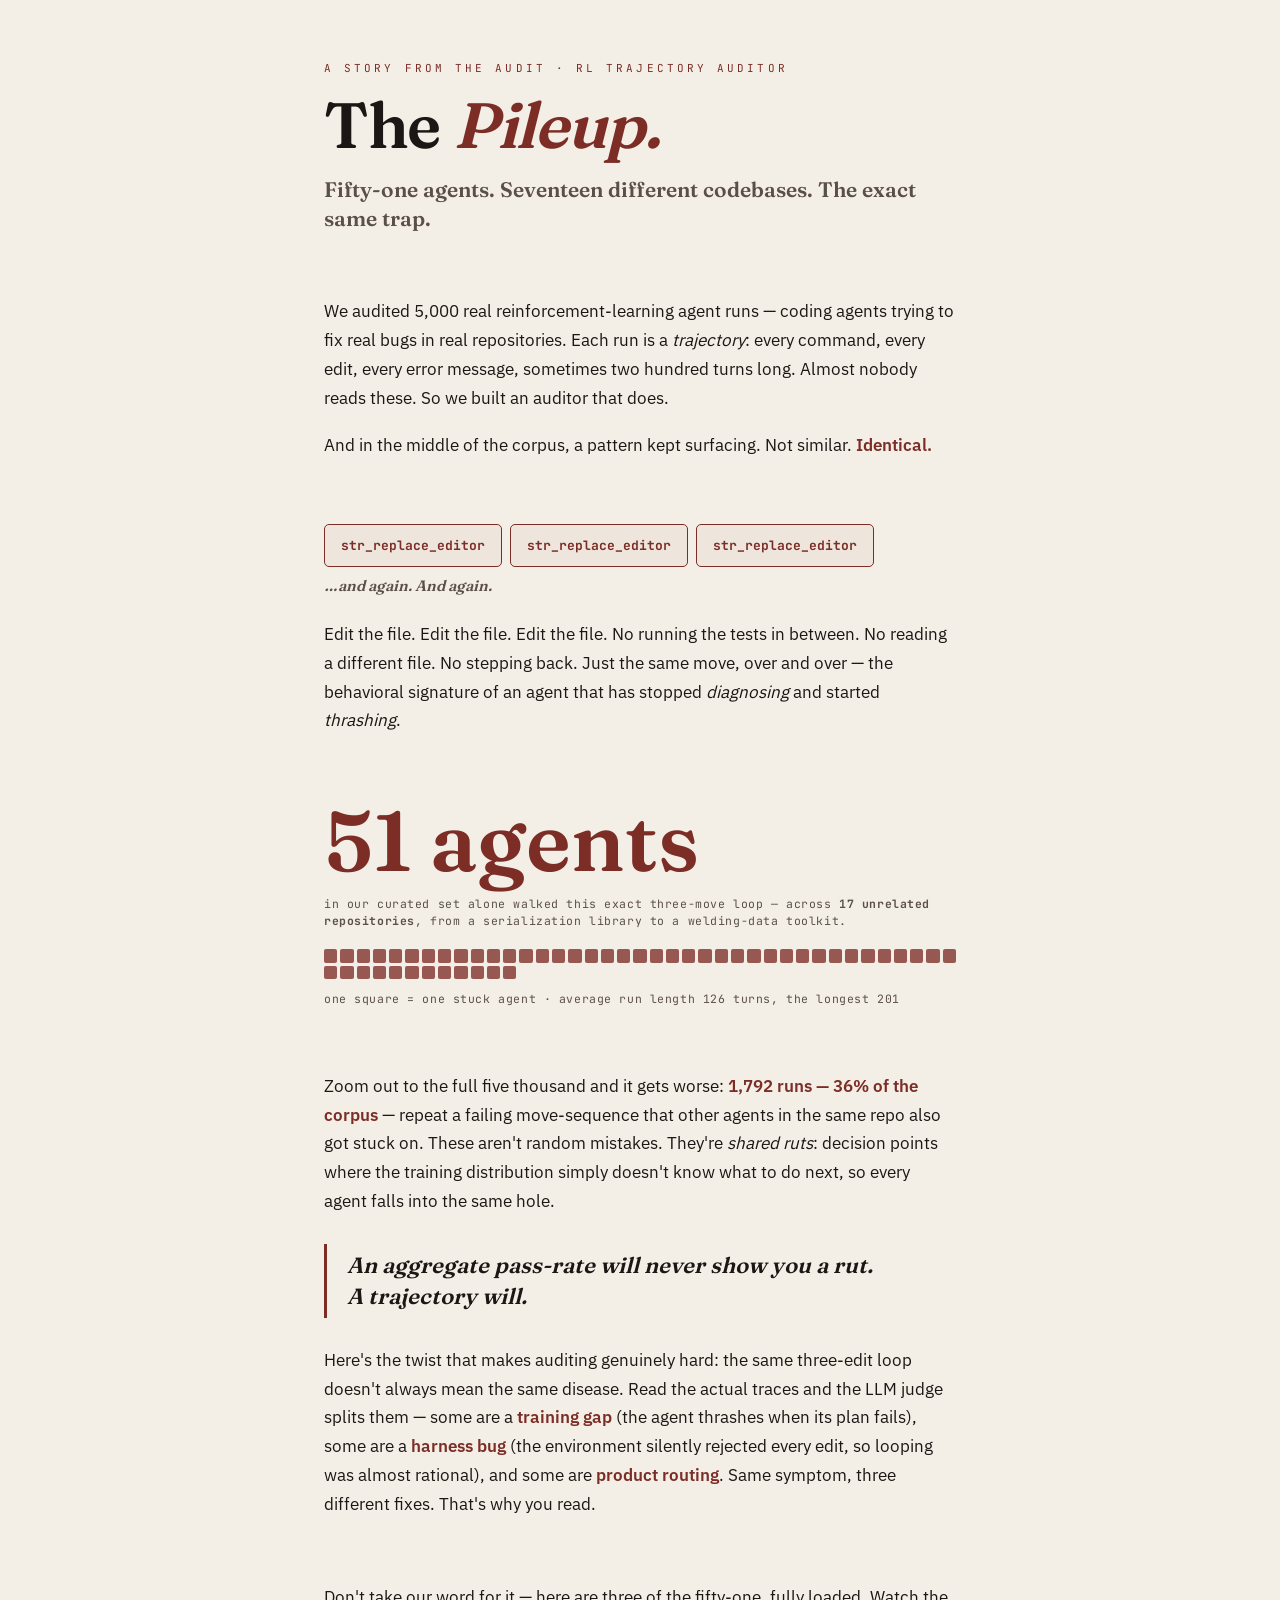
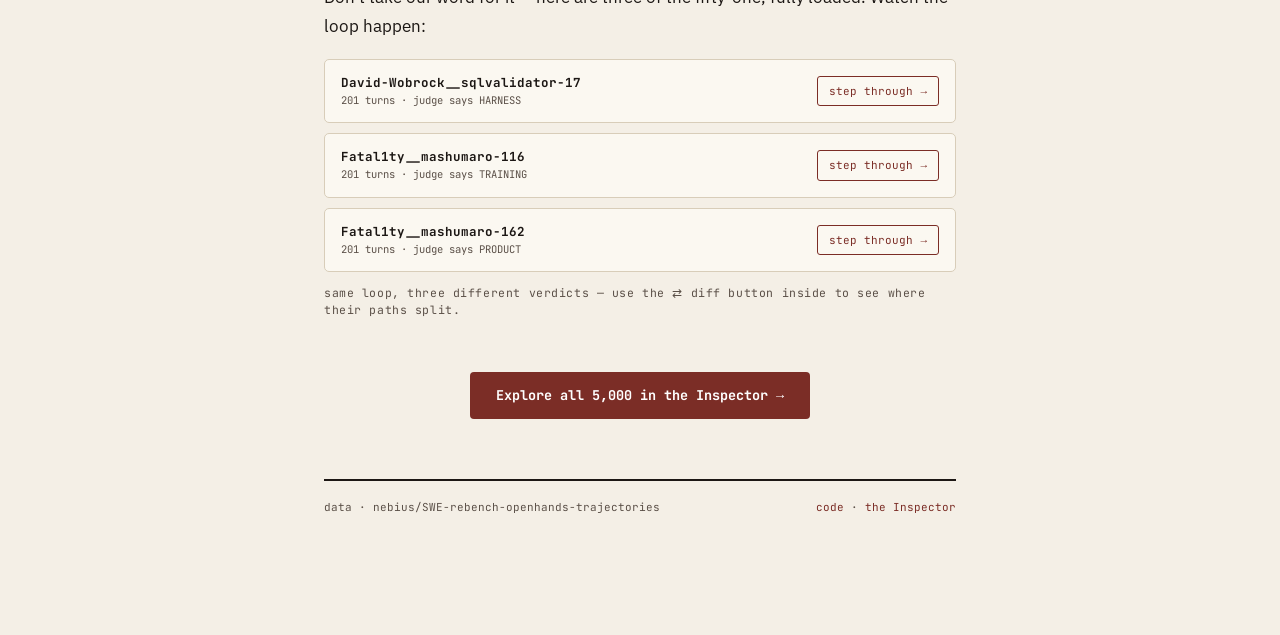
<file: explorer/story.html>
<!DOCTYPE html>
<html lang="en">
<head>
<meta charset="utf-8" />
<meta name="viewport" content="width=device-width, initial-scale=1" />
<title>The Pileup — 51 agents, one trap | RL Trajectory Auditor</title>
<meta name="description" content="Fifty-one RL agents, seventeen different repos, the exact same failing three-move loop. A short story about why you have to read your trajectories." />
<meta property="og:title" content="The Pileup — 51 agents, one trap" />
<meta property="og:description" content="Fifty-one RL agents, seventeen repos, the exact same failing loop: edit, edit, edit. A short story from a 5,000-trajectory audit." />
<meta property="og:image" content="https://trajectoryauditor.space/og.png" />
<meta name="twitter:card" content="summary_large_image" />
<link rel="icon" type="image/svg+xml" href="favicon.svg" />
<link rel="apple-touch-icon" href="apple-touch-icon.png" />
<link rel="stylesheet" href="styles.css" />
<style>
  body.story { overflow:auto; }
  .st-wrap { max-width:680px; margin:0 auto; padding:60px 24px 120px; }
  .st-k { font-family:var(--mono); font-size:11px; letter-spacing:0.28em; text-transform:uppercase; color:var(--oxblood); margin-bottom:16px; }
  .st-h1 { font-family:var(--display); font-weight:600; font-size:clamp(36px,7vw,64px); line-height:1.0; letter-spacing:-0.02em; margin:0 0 10px; }
  .st-h1 em { font-style:italic; color:var(--oxblood); }
  .st-lede { font-family:var(--display); font-size:21px; line-height:1.4; color:var(--ink-soft); margin:18px 0 0; }
  .st-sec { margin-top:64px; opacity:0; transform:translateY(24px); transition:opacity .7s, transform .7s; }
  .st-sec.vis { opacity:1; transform:none; }
  .st-p { font-size:17px; line-height:1.7; margin:0 0 18px; }
  .st-p b { color:var(--oxblood); }
  .st-big { font-family:var(--display); font-weight:600; font-size:clamp(40px,8vw,84px); color:var(--oxblood); line-height:1; margin:8px 0; }
  .st-cap { font-family:var(--mono); font-size:11.5px; color:var(--ink-soft); letter-spacing:0.05em; }
  .st-loop { display:flex; gap:8px; align-items:center; flex-wrap:wrap; margin:22px 0; }
  .st-move { font-family:var(--mono); font-size:13px; font-weight:700; padding:11px 16px; border:1.5px solid var(--oxblood);
    color:var(--oxblood); border-radius:5px; background:rgba(123,45,38,0.05); animation:pulse 1.6s infinite; }
  .st-move:nth-child(2){ animation-delay:.25s; } .st-move:nth-child(3){ animation-delay:.5s; }
  .st-again { font-family:var(--display); font-style:italic; color:var(--ink-soft); font-size:15px; }
  .st-quote { border-left:3px solid var(--oxblood); padding:6px 0 6px 20px; font-family:var(--display); font-style:italic;
    font-size:22px; line-height:1.4; margin:28px 0; }
  .st-grid { display:grid; grid-template-columns:repeat(auto-fill, minmax(13px,1fr)); gap:3px; margin:20px 0 8px; }
  .st-dot { aspect-ratio:1; border-radius:2px; background:var(--oxblood); opacity:0.78; }
  .st-dot.dim { background:var(--rule); opacity:1; }
  .st-ex { border:1px solid var(--rule); border-radius:5px; background:var(--card); padding:14px 16px; margin:10px 0; display:flex; justify-content:space-between; align-items:center; gap:12px; flex-wrap:wrap; }
  .st-ex .nm { font-family:var(--mono); font-size:12.5px; font-weight:700; }
  .st-ex .meta { font-family:var(--mono); font-size:10.5px; color:var(--ink-soft); }
  .st-ex a { font-family:var(--mono); font-size:11px; color:var(--oxblood); text-decoration:none; border:1px solid var(--oxblood); padding:6px 11px; border-radius:3px; white-space:nowrap; }
  .st-ex a:hover { background:var(--oxblood); color:#fff; }
  .st-cta { margin-top:54px; text-align:center; }
  .st-cta a.go { display:inline-block; font-family:var(--mono); font-size:13.5px; font-weight:700; padding:13px 26px;
    background:var(--oxblood); color:#fff; text-decoration:none; border-radius:4px; }
  .st-foot { margin-top:60px; padding-top:18px; border-top:2px solid var(--ink); font-family:var(--mono); font-size:11px; color:var(--ink-soft); display:flex; justify-content:space-between; flex-wrap:wrap; gap:8px; }
  .st-foot a { color:var(--oxblood); text-decoration:none; }
</style>
</head>
<body class="story">
<div class="st-wrap">

  <header>
    <div class="st-k">A story from the audit · RL Trajectory Auditor</div>
    <h1 class="st-h1">The <em>Pileup.</em></h1>
    <p class="st-lede">Fifty-one agents. Seventeen different codebases. The exact same trap.</p>
  </header>

  <section class="st-sec">
    <p class="st-p">We audited 5,000 real reinforcement-learning agent runs — coding agents trying to fix
    real bugs in real repositories. Each run is a <i>trajectory</i>: every command, every edit, every
    error message, sometimes two hundred turns long. Almost nobody reads these. So we built an auditor that does.</p>
    <p class="st-p">And in the middle of the corpus, a pattern kept surfacing. Not similar. <b>Identical.</b></p>
  </section>

  <section class="st-sec">
    <div class="st-loop">
      <span class="st-move">str_replace_editor</span>
      <span class="st-move">str_replace_editor</span>
      <span class="st-move">str_replace_editor</span>
      <span class="st-again">…and again. And again.</span>
    </div>
    <p class="st-p">Edit the file. Edit the file. Edit the file. No running the tests in between. No
    reading a different file. No stepping back. Just the same move, over and over — the behavioral
    signature of an agent that has stopped <i>diagnosing</i> and started <i>thrashing</i>.</p>
  </section>

  <section class="st-sec">
    <div class="st-big">51 agents</div>
    <p class="st-cap">in our curated set alone walked this exact three-move loop — across <b>17 unrelated repositories</b>, from a serialization library to a welding-data toolkit.</p>
    <div class="st-grid">
      <span class="st-dot"></span><span class="st-dot"></span><span class="st-dot"></span><span class="st-dot"></span><span class="st-dot"></span><span class="st-dot"></span><span class="st-dot"></span><span class="st-dot"></span><span class="st-dot"></span><span class="st-dot"></span><span class="st-dot"></span><span class="st-dot"></span><span class="st-dot"></span><span class="st-dot"></span><span class="st-dot"></span><span class="st-dot"></span><span class="st-dot"></span><span class="st-dot"></span><span class="st-dot"></span><span class="st-dot"></span><span class="st-dot"></span><span class="st-dot"></span><span class="st-dot"></span><span class="st-dot"></span><span class="st-dot"></span><span class="st-dot"></span><span class="st-dot"></span><span class="st-dot"></span><span class="st-dot"></span><span class="st-dot"></span><span class="st-dot"></span><span class="st-dot"></span><span class="st-dot"></span><span class="st-dot"></span><span class="st-dot"></span><span class="st-dot"></span><span class="st-dot"></span><span class="st-dot"></span><span class="st-dot"></span><span class="st-dot"></span><span class="st-dot"></span><span class="st-dot"></span><span class="st-dot"></span><span class="st-dot"></span><span class="st-dot"></span><span class="st-dot"></span><span class="st-dot"></span><span class="st-dot"></span><span class="st-dot"></span><span class="st-dot"></span><span class="st-dot"></span>
    </div>
    <p class="st-cap">one square = one stuck agent · average run length 126 turns, the longest 201</p>
  </section>

  <section class="st-sec">
    <p class="st-p">Zoom out to the full five thousand and it gets worse: <b>1,792 runs — 36% of the
    corpus</b> — repeat a failing move-sequence that other agents in the same repo also got stuck on.
    These aren't random mistakes. They're <i>shared ruts</i>: decision points where the training
    distribution simply doesn't know what to do next, so every agent falls into the same hole.</p>
    <div class="st-quote">An aggregate pass-rate will never show you a rut.<br/>A trajectory will.</div>
    <p class="st-p">Here's the twist that makes auditing genuinely hard: the same three-edit loop doesn't
    always mean the same disease. Read the actual traces and the LLM judge splits them — some are a
    <b>training gap</b> (the agent thrashes when its plan fails), some are a <b>harness bug</b>
    (the environment silently rejected every edit, so looping was almost rational), and some are
    <b>product routing</b>. Same symptom, three different fixes. That's why you read.</p>
  </section>

  <section class="st-sec">
    <p class="st-p">Don't take our word for it — here are three of the fifty-one, fully loaded.
    Watch the loop happen:</p>
    <div class="st-ex"><div><div class="nm">David-Wobrock__sqlvalidator-17</div><div class="meta">201 turns · judge says HARNESS</div></div><a href="index.html#chatcmpl-165daaeb5278ca5ba43eb9b0bf191214/1">step through →</a></div>
    <div class="st-ex"><div><div class="nm">Fatal1ty__mashumaro-116</div><div class="meta">201 turns · judge says TRAINING</div></div><a href="index.html#chatcmpl-515e3a2f4869e7b1899ca05cf40f1743/1">step through →</a></div>
    <div class="st-ex"><div><div class="nm">Fatal1ty__mashumaro-162</div><div class="meta">201 turns · judge says PRODUCT</div></div><a href="index.html#chatcmpl-d2d24d60f7adae2dd675605b5dd2af91/1">step through →</a></div>
    <p class="st-cap">same loop, three different verdicts — use the ⇄ diff button inside to see where their paths split.</p>
  </section>

  <section class="st-sec st-cta">
    <a class="go" href="index.html">Explore all 5,000 in the Inspector →</a>
  </section>

  <footer class="st-foot">
    <span>data · nebius/SWE-rebench-openhands-trajectories</span>
    <span><a href="https://github.com/abhid1234/rl-trajectory-auditor">code</a> · <a href="index.html">the Inspector</a></span>
  </footer>

</div>
<script>
  const io = new IntersectionObserver((es) => es.forEach((e) => { if (e.isIntersecting) e.target.classList.add("vis"); }),
    { threshold: 0.15 });
  document.querySelectorAll(".st-sec").forEach((s) => io.observe(s));
</script>
</body>
</html>
</file>
<file: explorer/styles.css>
/* ============================================================================
   RL Trajectory Auditor — Inspector
   Dev-tool aesthetic: warm light shell + dark "console" trace pane, oxblood
   accent, self-hosted JetBrains Mono / IBM Plex Sans / Fraunces.
   ========================================================================== */

@font-face { font-family:'JetBrains Mono'; font-weight:400; font-display:swap; src:url('fonts/jetbrains-mono-400.woff2') format('woff2'); }
@font-face { font-family:'JetBrains Mono'; font-weight:700; font-display:swap; src:url('fonts/jetbrains-mono-700.woff2') format('woff2'); }
@font-face { font-family:'IBM Plex Sans'; font-weight:400; font-display:swap; src:url('fonts/ibm-plex-sans-400.woff2') format('woff2'); }
@font-face { font-family:'IBM Plex Sans'; font-weight:600; font-display:swap; src:url('fonts/ibm-plex-sans-600.woff2') format('woff2'); }
@font-face { font-family:'Fraunces'; font-weight:600; font-display:swap; src:url('fonts/fraunces-600.woff2') format('woff2'); }

:root {
  --paper:#f4efe6; --paper-2:#ece4d6; --card:#fbf8f1;
  --ink:#1c1714; --ink-soft:#5b5048; --rule:#d8cdb9;
  --oxblood:#7b2d26; --oxblood-2:#9c4339;

  /* console (dark) */
  --con-bg:#1b1714; --con-bg-2:#231d19; --con-line:#332a24; --con-fg:#d9cfc2;
  --con-dim:#8a7c6e;
  --r-system:#8a7c6e; --r-user:#6fb3a8; --r-assistant:#d9a44a; --r-tool:#84b06a;
  --hl:#c2563f;
  --add:#74a262; --del:#c2563f;

  /* diagnosis hues */
  --d-TRAINING:#b8503f; --d-HARNESS:#4a9b8e; --d-PRODUCT:#d2a44a;
  --d-BOTH:#9d7bb0; --d-CLEAN:#7aa863;

  --mono:'JetBrains Mono',ui-monospace,monospace;
  --sans:'IBM Plex Sans',system-ui,sans-serif;
  --display:'Fraunces',Georgia,serif;
}

* { box-sizing:border-box; }
/* the hidden attribute must win over .landing/.overlay-sc display rules below,
   or a skipped (empty) overlay would cover the whole page */
[hidden] { display:none !important; }
html,body { height:100%; }
body {
  margin:0; background:var(--paper); color:var(--ink);
  font-family:var(--sans); font-size:14px; line-height:1.5;
  -webkit-font-smoothing:antialiased; overflow:hidden;
}
::selection { background:rgba(123,45,38,0.2); }
button { font-family:inherit; cursor:pointer; }

.app { display:grid; grid-template-rows:auto 1fr; height:100vh; }

/* ---- Top strip: masthead + finding ------------------------------------- */
.topbar {
  display:flex; align-items:center; gap:26px; padding:12px 20px;
  border-bottom:2px solid var(--ink); background:var(--paper);
  flex-wrap:wrap;
}
.brand { display:flex; flex-direction:column; line-height:1; }
.brand .k { font-family:var(--mono); font-size:9.5px; letter-spacing:0.26em; text-transform:uppercase; color:var(--oxblood); }
.brand h1 { font-family:var(--display); font-weight:600; font-size:21px; margin:3px 0 0; letter-spacing:-0.01em; }
.brand h1 em { font-style:italic; color:var(--oxblood); }

.metric { display:flex; flex-direction:column; gap:1px; padding-left:22px; border-left:1px solid var(--rule); }
.metric .lab { font-family:var(--mono); font-size:9px; letter-spacing:0.12em; text-transform:uppercase; color:var(--ink-soft); }
.metric .v { font-family:var(--display); font-weight:600; font-size:22px; line-height:1; }
.metric .v small { font-family:var(--mono); font-size:11px; color:var(--ink-soft); font-weight:400; }
.metric.judge .v { color:var(--oxblood); }
.metric .v b { color:var(--oxblood); }
.topbar .grow { flex:1; }
.topbar .src { font-family:var(--mono); font-size:10px; color:var(--ink-soft); text-align:right; line-height:1.6; }
.topbar .src b { color:var(--ink); }

/* ---- Body: rail + inspector -------------------------------------------- */
.body { display:grid; grid-template-columns:300px 1fr; min-height:0; }
@media (max-width:860px){ .body { grid-template-columns:1fr; } .rail { display:none; } }

/* left rail */
.rail { border-right:1px solid var(--rule); background:var(--paper-2); display:flex; flex-direction:column; min-height:0; }
.rail .search { padding:10px; border-bottom:1px solid var(--rule); }
.rail .search input {
  width:100%; padding:8px 10px; border:1px solid var(--rule); background:var(--card);
  font-family:var(--mono); font-size:12px; color:var(--ink); border-radius:3px;
}
.rail .search input:focus { outline:1.5px solid var(--oxblood); border-color:var(--oxblood); }
.rail .filters { display:flex; gap:5px; flex-wrap:wrap; padding:10px; border-bottom:1px solid var(--rule); }
.fchip {
  font-family:var(--mono); font-size:9.5px; letter-spacing:0.04em; text-transform:uppercase;
  padding:5px 9px; border:1px solid var(--rule); background:transparent; color:var(--ink-soft); border-radius:2px;
}
.fchip:hover { border-color:var(--ink-soft); color:var(--ink); }
.fchip.active { background:var(--ink); color:var(--paper); border-color:var(--ink); }

.list { overflow-y:auto; flex:1; min-height:0; }
.tnav {
  display:block; width:100%; text-align:left; background:transparent; border:0;
  border-bottom:1px solid var(--rule); padding:11px 12px; color:var(--ink);
}
.tnav:hover { background:var(--card); }
.tnav.active { background:var(--card); box-shadow:inset 3px 0 0 var(--oxblood); }
.tnav .t-task { font-family:var(--mono); font-size:11.5px; font-weight:700; letter-spacing:-0.01em; }
.tnav .t-repo { font-family:var(--mono); font-size:10px; color:var(--ink-soft); margin-top:2px; }
.tnav .t-tags { display:flex; align-items:center; gap:6px; margin-top:7px; }
.dot { width:9px; height:9px; border-radius:50%; display:inline-block; }
.t-vs { font-family:var(--mono); font-size:9px; color:var(--ink-soft); }
.t-mark { font-family:var(--mono); font-size:9px; padding:1px 5px; border-radius:8px; letter-spacing:0.04em; }
.t-mark.dis { background:rgba(184,80,63,0.16); color:var(--oxblood); }
.t-mark.agr { background:rgba(122,168,99,0.18); color:#5d7d4a; }
.rail .count { font-family:var(--mono); font-size:10px; color:var(--ink-soft); padding:8px 12px; border-top:1px solid var(--rule); }

/* ---- Inspector main ----------------------------------------------------- */
.insp { display:flex; flex-direction:column; min-height:0; min-width:0; }

.insp .hd { padding:14px 22px; border-bottom:1px solid var(--rule); background:var(--card); }
.insp .hd .task { font-family:var(--display); font-weight:600; font-size:24px; letter-spacing:-0.01em; }
.insp .hd .sub { font-family:var(--mono); font-size:11px; color:var(--ink-soft); display:flex; gap:16px; margin-top:3px; }
.insp .hd .sub b { color:var(--ink); }

.faceoff { display:flex; align-items:center; gap:14px; margin-top:13px; flex-wrap:wrap; }
.chipv { display:inline-flex; flex-direction:column; gap:3px; padding:7px 12px; border:1.5px solid; border-radius:3px; background:rgba(255,255,255,0.4); }
.chipv .who { font-family:var(--mono); font-size:8.5px; letter-spacing:0.16em; text-transform:uppercase; color:var(--ink-soft); }
.chipv .dg { font-family:var(--mono); font-weight:700; font-size:15px; letter-spacing:0.02em; }
.chipv .ct { font-family:var(--sans); font-size:11px; color:var(--ink-soft); font-style:italic; }
.vmark { font-family:var(--mono); font-size:10px; padding:5px 10px; border-radius:12px; letter-spacing:0.05em; text-transform:uppercase; }
.vmark.dis { background:rgba(184,80,63,0.15); color:var(--oxblood); }
.vmark.agr { background:rgba(122,168,99,0.2); color:#5d7d4a; }
.ts { display:flex; gap:7px; margin-left:auto; }
.tsb { font-family:var(--mono); font-size:10px; padding:4px 9px; border:1px solid var(--rule); background:var(--paper-2); }
.tsb b { color:var(--ink); } .tsb.bad b{ color:var(--oxblood); } .tsb.good b{ color:#5d7d4a; }

.d-TRAINING{ color:var(--d-TRAINING); border-color:var(--d-TRAINING);}
.d-HARNESS { color:var(--d-HARNESS);  border-color:var(--d-HARNESS);}
.d-PRODUCT { color:var(--d-PRODUCT);  border-color:var(--d-PRODUCT);}
.d-BOTH    { color:var(--d-BOTH);     border-color:var(--d-BOTH);}
.d-CLEAN   { color:var(--d-CLEAN);    border-color:var(--d-CLEAN);}

/* teaching annotation */
.teach { display:flex; gap:10px; align-items:flex-start; margin-top:13px; padding:10px 13px;
  background:rgba(123,45,38,0.06); border-left:3px solid var(--oxblood); border-radius:0 3px 3px 0; }
.teach .icn { font-family:var(--display); color:var(--oxblood); font-size:18px; line-height:1; }
.teach .tx { font-size:13px; line-height:1.5; }
.teach .tx b { color:var(--oxblood); }
.teach .x { margin-left:auto; background:none; border:0; color:var(--ink-soft); font-size:15px; }

/* control bar */
.ctrl { display:flex; align-items:center; gap:10px; padding:8px 22px; border-bottom:1px solid var(--rule);
  background:var(--paper); flex-wrap:wrap; }
.ctrl button { font-family:var(--mono); font-size:11px; padding:5px 10px; border:1px solid var(--rule);
  background:var(--card); color:var(--ink); border-radius:3px; }
.ctrl button:hover { background:var(--ink); color:var(--paper); }
.ctrl button.on { background:var(--oxblood); color:#fff; border-color:var(--oxblood); }
.ctrl .seg { display:flex; gap:0; }
.ctrl .seg button { border-radius:0; border-right:0; }
.ctrl .seg button:first-child{ border-radius:3px 0 0 3px; } .ctrl .seg button:last-child{ border-radius:0 3px 3px 0; border-right:1px solid var(--rule);}
.ctrl .rolef { display:flex; gap:4px; }
.ctrl .rolef .rf { font-size:9.5px; padding:4px 7px; text-transform:uppercase; letter-spacing:0.06em; }
.ctrl .tsearch { margin-left:auto; }
.ctrl .tsearch input { font-family:var(--mono); font-size:11px; padding:5px 9px; border:1px solid var(--rule);
  background:var(--card); border-radius:3px; width:160px; }
.ctrl .tsearch input:focus { outline:1.5px solid var(--oxblood); }

/* minimap */
.minimap { display:flex; gap:1.5px; padding:7px 22px; background:var(--paper); border-bottom:1px solid var(--rule);
  align-items:center; height:30px; overflow:hidden; }
.mm { flex:1; height:14px; min-width:1px; opacity:0.45; cursor:pointer; border-radius:1px; transition:opacity .1s, transform .1s; }
.mm:hover { opacity:1; transform:scaleY(1.4); }
.mm.r-system{ background:var(--r-system);} .mm.r-user{ background:var(--r-user);}
.mm.r-assistant{ background:var(--r-assistant);} .mm.r-tool{ background:var(--r-tool);}
.mm.off { background:var(--hl); opacity:1; box-shadow:0 0 0 1.5px var(--ink); }
.mm.cursor { outline:2px solid var(--ink); opacity:1; }

/* ---- the console (trace) ------------------------------------------------ */
.console {
  flex:1; min-height:0; overflow-y:auto; background:var(--con-bg); color:var(--con-fg);
  font-family:var(--mono); font-size:12.5px; line-height:1.55;
  padding:14px 0 60px;
  background-image:linear-gradient(var(--con-bg-2) 0 0);
  background-size:100% 0;
}
.turn { padding:0 22px; border-left:3px solid transparent; }
.turn + .turn { margin-top:2px; }
.turn .gutter { display:flex; align-items:center; gap:10px; padding:7px 0 4px; color:var(--con-dim); user-select:none; }
.turn .ix { font-size:10px; min-width:34px; }
.turn .role { font-size:9.5px; letter-spacing:0.16em; text-transform:uppercase; font-weight:700; padding:1px 6px; border-radius:2px; }
.turn.r-system  { border-color:var(--r-system); }   .turn.r-system  .role{ color:var(--r-system); background:rgba(138,124,110,0.13);}
.turn.r-user    { border-color:var(--r-user); }      .turn.r-user    .role{ color:var(--r-user); background:rgba(111,179,168,0.13);}
.turn.r-assistant{ border-color:var(--r-assistant); }.turn.r-assistant .role{ color:var(--r-assistant); background:rgba(217,164,74,0.14);}
.turn.r-tool    { border-color:var(--r-tool); }      .turn.r-tool    .role{ color:var(--r-tool); background:rgba(132,176,106,0.13);}
.turn .toggle { font-size:10px; color:var(--con-dim); background:none; border:1px solid var(--con-line); padding:1px 6px; border-radius:2px; }
.turn .toggle:hover{ color:var(--con-fg); }
.turn .body { white-space:pre-wrap; word-break:break-word; padding:2px 0 10px 44px; color:var(--con-fg); }
.turn .body.clamp { max-height:118px; overflow:hidden; -webkit-mask-image:linear-gradient(180deg,#000 60%,transparent); mask-image:linear-gradient(180deg,#000 60%,transparent); }
.turn .body.empty { color:var(--con-dim); font-style:italic; }

/* tool call block */
.tool { margin:5px 0 8px 44px; border:1px solid var(--con-line); border-radius:4px; background:var(--con-bg-2); overflow:hidden; }
.tool .th { display:flex; gap:8px; align-items:center; padding:5px 9px; background:rgba(217,164,74,0.08); border-bottom:1px solid var(--con-line); }
.tool .th .gear { color:var(--r-assistant); }
.tool .th .name { color:var(--r-assistant); font-weight:700; font-size:11.5px; }
.tool .args { padding:7px 11px; white-space:pre-wrap; word-break:break-word; color:#cdc3b4; font-size:11.5px; }

/* diff / patch coloring */
.diff .ln { display:block; padding:0 4px; }
.diff .add { background:rgba(116,162,98,0.14); color:#c4dcae; }
.diff .del { background:rgba(194,86,63,0.16); color:#e3a99a; }
.diff .hh  { color:var(--con-dim); }
mark { background:var(--hl); color:#1b1714; border-radius:1px; padding:0 1px; }

/* offending */
.turn.off { background:rgba(194,86,63,0.1); border-color:var(--hl); box-shadow:inset 0 0 0 1px rgba(194,86,63,0.3); }
.turn.off .role { box-shadow:0 0 0 1px var(--hl); }
.off-flag { font-size:9px; color:var(--hl); letter-spacing:0.1em; text-transform:uppercase; }

/* dimmed for playback */
.turn.future { opacity:0.16; }
.turn.rolehide { display:none; }

/* readout footer (judge reasoning / evidence) — floats above console bottom */
.readout { border-top:1px solid var(--rule); background:var(--card); display:grid; grid-template-columns:1.3fr 1fr; }
@media (max-width:680px){ .readout { grid-template-columns:1fr; } }
.readout .blk { padding:13px 22px; }
.readout .blk + .blk { border-left:1px solid var(--rule); }
.readout h3 { font-family:var(--mono); font-size:9.5px; letter-spacing:0.18em; text-transform:uppercase; color:var(--ink-soft); margin:0 0 7px; }
.readout .reason { font-family:var(--sans); font-size:14px; line-height:1.5; font-style:italic; }
.readout .reason::before{ content:'“'; font-family:var(--display); color:var(--oxblood); font-size:26px; line-height:0; vertical-align:-7px; margin-right:2px;}
.readout ul { margin:0; padding:0; list-style:none; }
.readout li { font-family:var(--mono); font-size:11px; color:var(--ink-soft); padding:3px 0 3px 15px; position:relative; }
.readout li::before{ content:'›'; position:absolute; left:0; color:var(--oxblood);}
.readout li.none{ font-family:var(--sans); font-style:italic; }

.empty { display:grid; place-items:center; height:100%; color:var(--ink-soft); font-family:var(--display); font-style:italic; font-size:20px; }

/* scrollbars */
.console::-webkit-scrollbar,.list::-webkit-scrollbar{ width:10px; }
.console::-webkit-scrollbar-thumb{ background:#3a302a; border-radius:5px; }
.list::-webkit-scrollbar-thumb{ background:var(--rule); border-radius:5px; }

/* ---- live inspection panel (audit-along) -------------------------------- */
.work { display:grid; grid-template-columns:1fr 340px; flex:1; min-height:0; }
@media (max-width:820px){ .work { grid-template-columns:1fr; } .inspect{ display:none; } }
.work .console { height:100%; }

.inspect { border-left:1px solid var(--rule); background:var(--card); overflow-y:auto; min-height:0; padding:14px 15px 50px; }
.inspect h3 { font-family:var(--mono); font-size:9px; letter-spacing:0.18em; text-transform:uppercase; color:var(--ink-soft); margin:17px 0 8px; display:flex; align-items:center; gap:7px; }
.inspect h3:first-child { margin-top:0; }
.inspect h3 .live { width:7px; height:7px; border-radius:50%; background:var(--oxblood); animation:pulse 1.4s infinite; }
@keyframes pulse { 0%,100%{ opacity:1; } 50%{ opacity:0.25; } }

.dets { display:flex; flex-direction:column; gap:6px; }
.det { --c:var(--ink-soft); display:grid; grid-template-columns:auto 1fr auto; gap:9px; align-items:center;
  padding:8px 10px; border:1px solid var(--rule); border-radius:4px; background:var(--paper-2); opacity:0.5; transition:opacity .25s, border-color .25s, box-shadow .25s; }
.det .ic { width:9px; height:9px; border-radius:50%; background:var(--ink-soft); transition:all .25s; }
.det .nm { font-family:var(--mono); font-size:11.5px; }
.det .st { font-family:var(--mono); font-size:8.5px; color:var(--ink-soft); text-transform:uppercase; letter-spacing:0.1em; }
.det.fired { opacity:1; border-color:var(--c); box-shadow:inset 0 0 0 1px var(--c); }
.det.fired .ic { background:var(--c); box-shadow:0 0 0 3px color-mix(in srgb, var(--c) 22%, transparent); }
.det.fired .nm { color:var(--c); font-weight:700; }
.det.fired .st { color:var(--c); }
.det.flash { animation:detflash .7s ease-out; }
@keyframes detflash { 0%{ transform:scale(1.04); box-shadow:inset 0 0 0 2px var(--c), 0 0 16px -2px var(--c); } 100%{ transform:none; } }
.det .help { cursor:help; }

.tape { font-family:var(--mono); font-size:10.5px; line-height:1.55; border:1px solid var(--con-line);
  background:var(--con-bg); color:var(--con-fg); border-radius:4px; padding:9px 10px; max-height:160px; overflow-y:auto; }
.tape .ev { padding:2px 0; animation:slidein .3s; }
@keyframes slidein { from{ opacity:0; transform:translateX(-6px);} to{ opacity:1; } }
.tape .ev .at { color:var(--con-dim); }
.tape .ev .dt { font-weight:700; }
.tape .idle { color:var(--con-dim); font-style:italic; }

/* verdict builder */
.vbuild { border:1px solid var(--rule); border-radius:5px; overflow:hidden; }
.vstep { padding:9px 11px; border-bottom:1px solid var(--rule); transition:background .2s; }
.vstep:last-child { border-bottom:0; }
.vstep .q { font-size:11.5px; line-height:1.4; }
.vstep .a { font-family:var(--mono); font-size:10px; margin-top:4px; color:var(--ink-soft); }
.vstep.hit { background:rgba(123,45,38,0.06); }
.vstep.hit .a { color:var(--oxblood); font-weight:700; }
.vstep .n { font-family:var(--mono); font-size:9px; color:var(--ink-soft); margin-right:6px; }

.vfinal { display:flex; flex-direction:column; gap:8px; margin-top:11px; }
.vrow { display:flex; align-items:center; gap:11px; padding:9px 12px; border:1.5px solid; border-radius:4px; background:rgba(255,255,255,0.4); }
.vrow .who { font-family:var(--mono); font-size:8.5px; letter-spacing:0.14em; text-transform:uppercase; color:var(--ink-soft); min-width:62px; }
.vrow .dg { font-family:var(--mono); font-weight:700; font-size:15px; }
.vrow .ct { font-size:11px; font-style:italic; color:var(--ink-soft); }
.vconj { text-align:center; font-family:var(--display); font-style:italic; font-size:13px; color:var(--ink-soft); }
.vreason { font-size:12.5px; font-style:italic; line-height:1.5; padding:6px 2px 0; }
.vreason::before { content:'“'; font-family:var(--display); color:var(--oxblood); font-size:22px; line-height:0; vertical-align:-6px; margin-right:1px; }
.locked { opacity:0.4; }
.locked .dg { filter:blur(4px); }
.unlock-note { font-family:var(--mono); font-size:9.5px; color:var(--ink-soft); text-align:center; padding:4px; }

/* tooltip */
.tip { position:fixed; z-index:50; max-width:240px; background:var(--con-bg); color:var(--con-fg);
  font-family:var(--sans); font-size:11.5px; line-height:1.45; padding:8px 10px; border-radius:5px;
  box-shadow:0 8px 24px -8px rgba(0,0,0,0.5); pointer-events:none; opacity:0; transition:opacity .12s; }
.tip.on { opacity:1; }

/* tour overlay */
.tour { position:fixed; inset:0; z-index:60; background:rgba(28,23,20,0.55); display:grid; place-items:center; }
.tourcard { background:var(--card); max-width:440px; border:1px solid var(--ink); box-shadow:0 30px 60px -20px rgba(0,0,0,0.5); }
.tourcard .tc-hd { padding:16px 20px; border-bottom:1px solid var(--rule); }
.tourcard .tc-k { font-family:var(--mono); font-size:9px; letter-spacing:0.2em; text-transform:uppercase; color:var(--oxblood); }
.tourcard h2 { font-family:var(--display); font-weight:600; font-size:22px; margin:5px 0 0; }
.tourcard .tc-bd { padding:16px 20px; font-size:14px; line-height:1.55; }
.tourcard .tc-ft { display:flex; align-items:center; gap:10px; padding:12px 20px; border-top:1px solid var(--rule); }
.tourcard .dots { display:flex; gap:5px; }
.tourcard .dots i { width:7px; height:7px; border-radius:50%; background:var(--rule); }
.tourcard .dots i.on { background:var(--oxblood); }
.tourcard .grow { flex:1; }
.tourcard button { font-family:var(--mono); font-size:11px; padding:6px 13px; border:1px solid var(--ink); background:var(--ink); color:var(--paper); border-radius:3px; }
.tourcard button.ghost { background:transparent; color:var(--ink); }
.helpbtn { font-family:var(--mono); font-size:11px; padding:5px 10px; border:1px solid var(--rule); background:var(--card); border-radius:3px; }

/* prominent Run button + inspect hint */
.ctrl button.run { background:var(--oxblood); color:#fff; border-color:var(--oxblood); font-weight:700; padding:5px 14px; }
.ctrl button.run:hover { background:var(--oxblood-2); color:#fff; }
.ctrl button.run.on { background:var(--ink); border-color:var(--ink); }
.inspect .hint { font-size:11.5px; line-height:1.45; color:var(--ink-soft); background:rgba(123,45,38,0.06);
  border-left:3px solid var(--oxblood); border-radius:0 3px 3px 0; padding:7px 10px; margin-bottom:11px; }
.inspect .hint b { color:var(--oxblood); }

/* ---- mode toggle + Simple-mode narration guide ------------------------- */
.modetoggle { font-family:var(--mono); font-size:11px; padding:6px 12px; border:1px solid var(--ink);
  background:var(--ink); color:var(--paper); border-radius:3px; white-space:nowrap; }
.modetoggle:hover { background:var(--oxblood); border-color:var(--oxblood); }

.guide { display:none; }
body.simple .guide { display:block; padding:16px 22px 18px; border-bottom:1px solid var(--rule);
  background:linear-gradient(180deg,var(--card),var(--paper));
  position:sticky; top:0; z-index:7; }
.narr-step { font-family:var(--mono); font-size:10px; letter-spacing:0.14em; text-transform:uppercase; color:var(--ink-soft); margin-bottom:7px; }
.narr-main { font-family:var(--display); font-weight:600; font-size:22px; line-height:1.32; margin:0; letter-spacing:-0.01em; max-width:60ch; }
.narr-aud { font-family:var(--sans); font-size:14.5px; line-height:1.5; margin:11px 0 0; padding:9px 13px; max-width:62ch;
  background:rgba(123,45,38,0.07); border-left:3px solid var(--oxblood); border-radius:0 4px 4px 0; color:var(--ink); }
.narr-aud::before { content:'🔍  '; }
.guide-nav { display:flex; align-items:center; gap:9px; margin-top:15px; flex-wrap:wrap; }
.guide-nav button { font-family:var(--mono); font-size:12.5px; padding:8px 15px; border:1px solid var(--ink);
  background:var(--card); color:var(--ink); border-radius:4px; }
.guide-nav button:hover { background:var(--ink); color:var(--paper); }
.guide-nav button.run { background:var(--oxblood); color:#fff; border-color:var(--oxblood); margin-left:4px; font-weight:700; }
.guide-nav button.run:hover { background:var(--oxblood-2); }
.beat { font-family:var(--mono); font-size:11px; color:var(--ink-soft); min-width:96px; text-align:center; }
.gnav-gl { font-family:var(--mono); font-size:12px; font-weight:700; color:var(--oxblood);
  text-decoration:none; padding:8px 12px; border:1px dashed rgba(123,45,38,0.5); border-radius:4px; }
.gnav-gl:hover { background:rgba(123,45,38,0.08); border-style:solid; }

/* Simple mode hides the dense expert chrome */
body.simple .ctrl, body.simple .minimap, body.simple .inspect { display:none; }
body.simple .work { grid-template-columns:1fr; }
body.simple .console { font-size:13px; }
body.simple .teach { display:none; }   /* the narration replaces the static teaching strip */

/* ---- top-bar buttons --------------------------------------------------- */
.topbtn { font-family:var(--mono); font-size:10.5px; padding:6px 10px; border:1px solid var(--rule);
  background:var(--card); color:var(--ink-soft); border-radius:3px; white-space:nowrap; }
.topbtn:hover { border-color:var(--ink-soft); color:var(--ink); }
.topbtn.on { background:var(--oxblood); color:#fff; border-color:var(--oxblood); }

/* ---- front-door landing ------------------------------------------------ */
.landing { position:fixed; inset:0; z-index:70; overflow-y:auto;
  background:radial-gradient(1100px 560px at 78% -8%, rgba(123,45,38,0.10), transparent 60%), var(--paper);
  display:grid; place-items:start center; padding:5vh 22px 60px; }
.land-card { max-width:760px; width:100%; }
.land-k { font-family:var(--mono); font-size:11px; letter-spacing:0.26em; text-transform:uppercase; color:var(--oxblood); margin-bottom:14px; }
.land-h { font-family:var(--display); font-weight:600; font-size:clamp(32px,5.5vw,58px); line-height:1.02; letter-spacing:-0.02em; margin:0; }
.land-sub { font-size:17px; line-height:1.55; color:var(--ink-soft); max-width:54ch; margin:18px 0 26px; }
.land-stats { display:grid; grid-template-columns:1fr 1fr; gap:18px; margin-bottom:26px; }
@media (max-width:620px){ .land-stats { grid-template-columns:1fr; } }
.ls { border:1px solid var(--rule); border-left:3px solid var(--oxblood); background:var(--card); padding:16px 18px; border-radius:0 5px 5px 0; }
.ls-v { font-family:var(--display); font-weight:700; font-size:40px; line-height:1; color:var(--oxblood); }
.ls-v .arr { color:var(--ink-soft); font-weight:400; } .ls-v b { color:var(--oxblood); }
.ls-l { font-size:13.5px; line-height:1.5; color:var(--ink-soft); margin-top:9px; } .ls-l b { color:var(--ink); }
.land-dist { border:1px solid var(--rule); background:var(--card); border-radius:5px; padding:16px 18px; }
.land-dist-h { font-family:var(--mono); font-size:10px; letter-spacing:0.18em; text-transform:uppercase; color:var(--ink-soft); margin-bottom:12px; }
.lrow { display:grid; grid-template-columns:130px 1fr 42px; align-items:center; gap:11px; margin-bottom:8px; }
.lrow .ln { font-size:13px; } .lrow .lt { height:13px; background:var(--paper-2); border:1px solid var(--rule); position:relative; overflow:hidden; }
.lrow .lf { position:absolute; inset:0 auto 0 0; background:repeating-linear-gradient(45deg,var(--oxblood) 0 5px,var(--oxblood-2) 5px 10px); }
.lrow .lp { font-family:var(--mono); font-size:11.5px; text-align:right; color:var(--ink-soft); }
.land-take { font-family:var(--display); font-style:italic; font-size:18px; line-height:1.45; color:var(--ink); margin:24px 0; max-width:50ch; }
.land-go { font-family:var(--mono); font-size:14px; font-weight:700; padding:13px 26px; border:0; background:var(--oxblood); color:#fff; border-radius:4px; box-shadow:0 14px 30px -12px rgba(123,45,38,0.6); }
.land-go:hover { background:var(--oxblood-2); }
.land-foot { font-family:var(--mono); font-size:10.5px; color:var(--ink-soft); margin-top:22px; }

/* ---- extras row: patch + fork links ------------------------------------ */
.extras { display:flex; flex-direction:column; gap:10px; margin-top:13px; }
.extrabtn { align-self:flex-start; font-family:var(--mono); font-size:11.5px; padding:7px 13px; border:1px solid var(--ink);
  background:var(--card); color:var(--ink); border-radius:4px; }
.extrabtn:hover { background:var(--ink); color:var(--paper); }
.forkbox { border:1px solid var(--rule); border-left:3px solid var(--d-BOTH); background:rgba(157,123,176,0.06); border-radius:0 5px 5px 0; padding:11px 13px; }
.fork-h { font-size:13px; font-weight:600; margin-bottom:7px; }
.fork-seq { display:inline-block; font-family:var(--mono); font-size:11px; color:var(--d-BOTH); background:var(--paper-2); padding:3px 7px; border-radius:3px; margin-bottom:9px; word-break:break-word; }
.fork-links { display:flex; flex-wrap:wrap; gap:6px; }
.forklink { font-family:var(--mono); font-size:10.5px; padding:5px 9px; border:1px solid var(--rule); background:var(--card); color:var(--ink); border-radius:3px; }
.forklink:hover { border-color:var(--d-BOTH); color:var(--d-BOTH); }

/* ---- challenge mode ---------------------------------------------------- */
.guess-chip { border-style:dashed !important; border-color:var(--ink-soft) !important; color:var(--ink-soft) !important; }
.guess-chip .dg { font-size:22px; }
.vmark.q { background:var(--paper-2); color:var(--ink-soft); }
.guessbar { display:flex; align-items:center; gap:8px; flex-wrap:wrap; margin-top:12px; }
.guessbar:empty { display:none; }
.gb-q { font-family:var(--display); font-style:italic; font-size:15px; margin-right:4px; }
.gb { font-family:var(--mono); font-weight:700; font-size:12px; padding:8px 13px; border:1.5px solid; border-radius:4px; background:rgba(255,255,255,0.5); }
.gb:hover { color:#fff; }
.gb.d-HARNESS:hover { background:var(--d-HARNESS); border-color:var(--d-HARNESS); }
.gb.d-TRAINING:hover { background:var(--d-TRAINING); border-color:var(--d-TRAINING); }
.gb.d-PRODUCT:hover { background:var(--d-PRODUCT); border-color:var(--d-PRODUCT); }
.gb.d-CLEAN:hover { background:var(--d-CLEAN); border-color:var(--d-CLEAN); }
.gb.d-BOTH:hover { background:var(--d-BOTH); border-color:var(--d-BOTH); }

/* ---- overlay cards (shortcuts + patch modal) --------------------------- */
.overlay-sc { position:fixed; inset:0; z-index:65; background:rgba(28,23,20,0.5); display:grid; place-items:center; padding:24px; }
.sc-card { background:var(--card); max-width:560px; width:100%; max-height:84vh; overflow-y:auto; border:1px solid var(--ink); box-shadow:0 30px 60px -20px rgba(0,0,0,0.5); border-radius:6px; }
.sc-hd { display:flex; align-items:center; justify-content:space-between; padding:15px 20px; border-bottom:1px solid var(--rule); }
.sc-hd h2 { font-family:var(--display); font-weight:600; font-size:20px; margin:0; }
.sc-x { background:none; border:0; font-size:20px; color:var(--ink-soft); line-height:1; }
.sc-x:hover { color:var(--oxblood); }
.sc-list { list-style:none; margin:0; padding:16px 20px; }
.sc-list li { font-size:13.5px; line-height:1.6; padding:5px 0; border-bottom:1px dashed var(--rule); }
.sc-list li:last-child { border-bottom:0; } .sc-list .dim { color:var(--ink-soft); }
kbd { font-family:var(--mono); font-size:11px; padding:2px 7px; border:1px solid var(--rule); border-bottom-width:2px; border-radius:4px; background:var(--paper-2); }

/* patch modal */
.pm { max-width:760px; }
.pm-banner { font-family:var(--mono); font-size:12px; padding:10px 20px; }
.pm-banner.ok { background:rgba(122,168,99,0.15); color:#4a6b3f; } .pm-banner.bad { background:rgba(123,45,38,0.1); color:var(--oxblood); }
.pm-diff { padding:14px 18px; background:var(--con-bg); color:var(--con-fg); font-family:var(--mono); font-size:12px; line-height:1.5; overflow-x:auto; }
.pm-empty { color:var(--ink-soft); font-style:italic; padding:20px; }

/* toast */
.toast { position:fixed; left:50%; bottom:26px; transform:translateX(-50%) translateY(20px); z-index:80;
  font-family:var(--mono); font-size:12px; background:var(--ink); color:var(--paper); padding:10px 16px; border-radius:6px;
  box-shadow:0 12px 30px -10px rgba(0,0,0,0.5); opacity:0; transition:opacity .2s, transform .2s; pointer-events:none; }
.toast.on { opacity:1; transform:translateX(-50%) translateY(0); }

/* ---- bring-your-own trajectory ----------------------------------------- */
.topbtn.import { border-color:var(--oxblood); color:var(--oxblood); font-weight:700; }
.topbtn.import:hover { background:var(--oxblood); color:#fff; }
.t-mark.loc { background:rgba(68,82,92,0.15); color:#44525c; letter-spacing:0.08em; }
.im { max-width:600px; }
.im-bd { padding:16px 20px 20px; }
.im-p { font-size:13.5px; line-height:1.55; color:var(--ink-soft); margin:0 0 14px; }
.im-p b { color:var(--ink); } .im-p a { color:var(--oxblood); }
.im-drop { border:2px dashed var(--rule); border-radius:6px; padding:22px; text-align:center;
  font-family:var(--mono); font-size:12px; color:var(--ink-soft); background:var(--paper-2); transition:all .15s; }
.im-drop.over { border-color:var(--oxblood); background:rgba(123,45,38,0.06); color:var(--oxblood); }
.im-drop .dim { font-size:10px; }
.im-file { display:inline-block; margin-top:6px; padding:6px 13px; border:1px solid var(--ink);
  border-radius:3px; background:var(--card); color:var(--ink); cursor:pointer; font-family:var(--mono); font-size:11px; }
.im-file:hover { background:var(--ink); color:var(--paper); }
.im-text { width:100%; min-height:110px; margin-top:12px; padding:10px 12px; border:1px solid var(--rule);
  border-radius:4px; background:var(--con-bg); color:var(--con-fg); font-family:var(--mono); font-size:11px; resize:vertical; }
.im-text:focus { outline:1.5px solid var(--oxblood); }
.im-foot { display:flex; align-items:center; gap:12px; margin-top:13px; }
.im-err { font-family:var(--mono); font-size:11px; color:var(--oxblood); flex:1; }
.im-go { padding:10px 20px !important; font-size:12.5px !important; box-shadow:none !important; }

/* ---- rail sections: your imports vs audited corpus --------------------- */
.railsec { font-family:var(--mono); font-size:9px; letter-spacing:0.18em; text-transform:uppercase;
  color:var(--ink-soft); padding:9px 12px 6px; background:var(--paper-2);
  border-bottom:1px solid var(--rule); position:sticky; top:0; z-index:2; }
.tnav.local { background:rgba(123,45,38,0.05); border-left:3px solid var(--oxblood); padding-left:9px; }
.tnav.local:hover { background:rgba(123,45,38,0.1); }
.tnav.local.active { background:var(--card); box-shadow:inset 3px 0 0 var(--oxblood); }
.t-mark.loc { background:var(--oxblood); color:#fff; letter-spacing:0.08em; font-weight:700; }
.t-x { margin-left:auto; font-family:var(--mono); font-size:13px; line-height:1; color:var(--ink-soft);
  padding:1px 6px; border-radius:3px; cursor:pointer; }
.t-x:hover { background:var(--oxblood); color:#fff; }
.srclink { color:var(--oxblood); text-decoration:none; border-bottom:1px solid rgba(123,45,38,0.3); }

/* ---- landing primer: trajectories, evals, the audit --------------------- */
.prim-jump { display:inline-block; margin-left:10px; font-family:var(--mono); font-size:11.5px;
  color:var(--oxblood); text-decoration:none; border-bottom:1px dashed rgba(123,45,38,0.4); }
.prim-divider { display:flex; align-items:center; gap:14px; margin:46px 0 8px; }
.prim-divider::before, .prim-divider::after { content:""; flex:1; border-top:1px solid var(--rule); }
.prim-divider span { font-family:var(--mono); font-size:10px; letter-spacing:0.22em; text-transform:uppercase; color:var(--oxblood); }

.prim-sec { margin:30px 0 6px; }
.prim-h { font-family:var(--display); font-weight:600; font-size:24px; letter-spacing:-0.01em; margin:0 0 8px; display:flex; align-items:baseline; gap:11px; }
.prim-n { font-family:var(--mono); font-size:12px; font-weight:700; color:var(--paper); background:var(--oxblood); width:22px; height:22px; border-radius:50%; display:inline-grid; place-items:center; transform:translateY(-2px); }
.prim-p { font-size:15px; line-height:1.6; color:var(--ink-soft); max-width:62ch; margin:0 0 16px; }
.prim-p b { color:var(--ink); }

.diagram { border:1px solid var(--rule); background:var(--card); border-radius:6px; padding:18px 20px; }

/* chips + arrows */
.dg-row, .dg-gates-row { display:flex; align-items:center; gap:0; flex-wrap:wrap; row-gap:14px; }
.dg-chip { display:inline-flex; flex-direction:column; align-items:center; gap:2px;
  font-family:var(--mono); font-size:12px; font-weight:700; letter-spacing:0.05em;
  padding:10px 16px; border:1.5px solid; border-radius:5px; background:rgba(255,255,255,0.5); }
.dg-chip small { font-family:var(--sans); font-size:10.5px; font-weight:400; font-style:italic; color:var(--ink-soft); letter-spacing:0; }
.c-user  { color:#2f7d72; border-color:#2f7d72; }
.c-asst  { color:#a3742a; border-color:#a3742a; }
.c-tool  { color:#5d7d4a; border-color:#5d7d4a; }
.c-patch { color:var(--ink); border-color:var(--ink); }
.dg-arrow { position:relative; flex:0 0 54px; height:2px; margin:0 6px;
  background:repeating-linear-gradient(90deg, var(--ink-soft) 0 6px, transparent 6px 11px); background-size:22px 2px;
  animation:dgflow 1.2s linear infinite; }
.dg-arrow::after { content:"▸"; position:absolute; right:-7px; top:50%; transform:translateY(-54%); color:var(--ink-soft); font-size:13px; }
.dg-arrow[data-lbl]::before { content:attr(data-lbl); position:absolute; top:-17px; left:50%; transform:translateX(-50%);
  font-family:var(--mono); font-size:9px; letter-spacing:0.08em; color:var(--ink-soft); white-space:nowrap; }
@keyframes dgflow { to { background-position:22px 0; } }
@media (prefers-reduced-motion: reduce){ .dg-arrow { animation:none; } }

.dg-return { margin:10px 0 4px 8px; }
.dg-return-lbl { font-family:var(--mono); font-size:10.5px; color:#5d7d4a; }
.dg-return-lbl b { color:var(--ink); }

.dg-strip { display:flex; align-items:center; gap:2px; margin-top:14px; padding-top:12px; border-top:1px dashed var(--rule); }
.dg-strip-lbl { font-family:var(--mono); font-size:9.5px; letter-spacing:0.1em; text-transform:uppercase; color:var(--ink-soft); margin-right:8px; }
.mmx { width:16px; height:13px; border-radius:1.5px; opacity:0.75; }
.m-user{ background:var(--r-user);} .m-asst{ background:var(--r-assistant);} .m-tool{ background:var(--r-tool);}
.m-off { background:var(--hl); opacity:1; box-shadow:0 0 0 1.5px var(--ink); animation:pulse 1.4s infinite; }

.dg-tie { font-size:12.5px; font-style:italic; color:var(--ink-soft); margin:12px 0 0; }
.dg-tie b { color:var(--oxblood); }

/* gates (evals) */
.dg-gates { display:flex; flex-direction:column; gap:8px; flex:1; min-width:230px; }
.dg-gate { display:grid; grid-template-columns:1fr auto auto; align-items:center; gap:12px;
  border:1.5px solid; border-radius:5px; padding:8px 13px; background:rgba(255,255,255,0.5); }
.dg-gate-name { font-family:var(--mono); font-size:11.5px; font-weight:700; }
.dg-gate-res { font-family:var(--mono); font-size:12px; font-weight:700; }
.dg-gate-note { font-size:10.5px; font-style:italic; color:var(--ink-soft); }
.dg-gate.ok  { color:#5d7d4a; border-color:#7aa863; }
.dg-gate.bad { color:var(--oxblood); border-color:var(--oxblood); background:rgba(123,45,38,0.05); }
.dg-gate.bad .dg-gate-res { animation:pulse 1.4s infinite; }
.dg-eq { font-family:var(--mono); font-size:12px; margin-top:14px; padding:9px 13px;
  background:rgba(123,45,38,0.07); border-left:3px solid var(--oxblood); border-radius:0 4px 4px 0; }
.dg-eq b { color:var(--oxblood); }

/* triage (the audit) */
.dg-q { display:grid; grid-template-columns:1fr auto auto; align-items:center; gap:13px; padding:9px 0; }
.dg-q + .dg-q { border-top:1px dashed var(--rule); }
.dg-q-txt { font-size:13.5px; }
.dg-q-no { font-family:var(--mono); font-size:10px; letter-spacing:0.08em; color:var(--ink-soft); white-space:nowrap; }
.dg-verdict { display:inline-flex; flex-direction:column; align-items:center; gap:1px;
  font-family:var(--mono); font-size:11.5px; font-weight:700; padding:6px 12px;
  border:1.5px solid; border-radius:4px; min-width:96px; background:rgba(255,255,255,0.5); }
.dg-verdict small { font-family:var(--sans); font-size:9.5px; font-weight:400; font-style:italic; color:var(--ink-soft); }
.v-HARNESS { color:var(--d-HARNESS); border-color:var(--d-HARNESS); }
.v-TRAINING{ color:var(--d-TRAINING); border-color:var(--d-TRAINING); }
.v-CLEAN   { color:var(--d-CLEAN); border-color:var(--d-CLEAN); }

.land-card > .land-go + .primer { margin-top:8px; }
#land-go2 { margin-top:26px; }
@media (max-width:560px){ .dg-q { grid-template-columns:1fr; gap:5px; } .dg-q-no { display:none; } }

/* ---- feature pack: quiz, map, diff, ask --------------------------------- */
.land-alt { display:inline-block; margin-left:18px; font-family:var(--mono); font-size:12px;
  color:var(--ink-soft); text-decoration:none; border-bottom:1px dashed var(--rule); }
.land-alt:hover { color:var(--oxblood); border-color:var(--oxblood); }

#quiz-hud { position:fixed; left:50%; bottom:20px; transform:translateX(-50%); z-index:55;
  display:flex; align-items:center; gap:14px; padding:10px 16px; background:var(--ink); color:var(--paper);
  border-radius:8px; box-shadow:0 16px 40px -12px rgba(0,0,0,0.55); font-family:var(--mono); font-size:12px; }
#quiz-hud .qz-label { font-weight:700; letter-spacing:0.03em; }
#quiz-hud .qz-tip { color:#b9ab9c; font-size:11px; font-style:italic; }
#quiz-hud button { font-family:var(--mono); font-size:11.5px; padding:6px 12px; border-radius:4px;
  border:1px solid var(--oxblood-2); background:var(--oxblood); color:#fff; }
#quiz-hud button:hover { background:var(--oxblood-2); }
#quiz-hud #qz-quit { background:transparent; border-color:#564a3f; color:#b9ab9c; padding:6px 9px; }

.qz-card { max-width:480px; text-align:center; }
.qz-bd { padding:20px; }
.qz-grid { font-size:34px; letter-spacing:4px; margin:6px 0 12px; }
.qz-sub { font-size:13px; color:var(--ink-soft); font-style:italic; }
.qz-actions { display:flex; gap:12px; justify-content:center; margin-top:16px; flex-wrap:wrap; }
.ghostbtn { font-family:var(--mono); font-size:11.5px; padding:9px 14px; border:1px solid var(--rule);
  background:transparent; color:var(--ink); border-radius:4px; }
.ghostbtn:hover { border-color:var(--oxblood); color:var(--oxblood); }

/* failure map */
.map-card { max-width:880px; width:94vw; }
.map-legend { display:flex; gap:14px; flex-wrap:wrap; padding:12px 20px 4px; }
.map-key { font-family:var(--mono); font-size:10.5px; color:var(--ink-soft); display:inline-flex; align-items:center; gap:6px; }
.map-key i { width:10px; height:10px; border-radius:50%; display:inline-block; }
.map-wrap { position:relative; padding:8px 20px 0; }
#map-canvas { width:100%; display:block; background:var(--paper-2); border:1px solid var(--rule); border-radius:5px; }
.map-tip { position:absolute; display:none; pointer-events:none; background:var(--con-bg); color:var(--con-fg);
  font-family:var(--mono); font-size:10.5px; line-height:1.5; padding:7px 10px; border-radius:5px; max-width:170px; z-index:5; }
.map-tip .dim { color:var(--con-dim); }
.map-axes { display:flex; justify-content:space-between; padding:7px 22px 0; font-family:var(--mono); font-size:9.5px; color:var(--ink-soft); }
.map-note { font-size:12.5px; color:var(--ink-soft); padding:8px 20px 18px; margin:0; font-style:italic; }
.map-note b { color:var(--ink); }

/* trajectory diff */
.df-card { max-width:760px; }
.df-bd { padding:16px 20px 20px; }
.df-sum { font-size:14px; line-height:1.55; color:var(--ink-soft); margin:0 0 14px; }
.df-sum b { color:var(--oxblood); }
.df-cols { display:grid; grid-template-columns:1fr 1fr; gap:14px; }
@media (max-width:600px){ .df-cols { grid-template-columns:1fr; } }
.df-col { border:1px solid var(--rule); border-radius:5px; background:var(--card); padding:12px; }
.df-name { font-family:var(--mono); font-size:11.5px; font-weight:700; margin-bottom:9px; }
.df-name small { color:var(--ink-soft); font-weight:400; }
.df-seq { display:flex; flex-wrap:wrap; gap:4px; }
.df-chip { font-family:var(--mono); font-size:10px; padding:3px 7px; border-radius:3px; border:1px solid var(--rule); color:var(--ink-soft); background:var(--paper-2); }
.df-chip.shared { opacity:0.55; }
.df-chip.mine { border-color:var(--oxblood); color:var(--oxblood); background:rgba(123,45,38,0.06); }
.df-chip.other { border-color:var(--d-HARNESS); color:var(--d-HARNESS); background:rgba(74,155,142,0.07); }
.df-chip.first { font-weight:700; box-shadow:0 0 0 1.5px currentColor; }
.df-more { font-family:var(--mono); font-size:9.5px; color:var(--ink-soft); align-self:center; }
.forkpair { display:inline-flex; gap:2px; }
.fork-diff { font-family:var(--mono); font-size:10.5px; padding:5px 7px; border:1px solid var(--rule); background:var(--card); color:var(--d-BOTH); border-radius:3px; }
.fork-diff:hover { background:var(--d-BOTH); color:#fff; border-color:var(--d-BOTH); }

/* ask the trace */
.ask-card { max-width:600px; }
.ask-bd { padding:16px 20px 20px; }
.ask-key { width:100%; font-family:var(--mono); font-size:11.5px; padding:9px 11px; margin-bottom:10px;
  border:1px solid var(--rule); border-radius:4px; background:var(--card); }
.ask-key:focus { outline:1.5px solid var(--oxblood); }
.ask-a { margin-top:14px; padding:13px 15px; background:var(--paper-2); border-left:3px solid var(--oxblood);
  border-radius:0 5px 5px 0; font-size:14px; line-height:1.6; white-space:pre-wrap; }
.fork-hint { font-weight:400; font-size:11.5px; color:var(--ink-soft); font-style:italic; }
.fork-hint b { color:var(--d-BOTH); font-style:normal; }
.fork-diff { font-weight:700; }

/* ---- glossary ----------------------------------------------------------- */
.hd-gl { display:inline-flex; align-items:center; gap:6px; margin-top:12px;
  font-family:var(--mono); font-size:12.5px; font-weight:700; letter-spacing:0.01em;
  color:#fff; background:var(--oxblood); text-decoration:none;
  padding:8px 14px; border-radius:6px; border:1px solid var(--oxblood);
  box-shadow:0 6px 16px -10px rgba(123,45,38,0.7); }
.hd-gl:hover { background:var(--oxblood-2); border-color:var(--oxblood-2); }
.gl-card { max-width:680px; }
.gl-bd { padding:6px 22px 22px; }
.gl-h { font-family:var(--mono); font-size:10px; letter-spacing:0.2em; text-transform:uppercase;
  color:var(--oxblood); margin:20px 0 8px; padding-bottom:6px; border-bottom:1px solid var(--rule); }
.gl-row { display:grid; grid-template-columns:172px 1fr; gap:14px; padding:8px 0; border-bottom:1px dashed var(--rule); }
.gl-row:last-child { border-bottom:0; }
@media (max-width:560px){ .gl-row { grid-template-columns:1fr; gap:3px; } }
.gl-l { display:flex; align-items:center; gap:8px; }
.gl-dot { width:11px; height:11px; border-radius:50%; flex:0 0 auto; }
.gl-term { font-family:var(--mono); font-size:11.5px; }
.gl-chip { border:1.5px solid var(--ink); border-radius:3px; padding:3px 8px; }
.gl-badge { border:1px solid var(--rule); background:var(--paper-2); padding:3px 8px; font-weight:400; }
.gl-d { font-size:13px; line-height:1.55; color:var(--ink-soft); }
.gl-d b { color:var(--ink); } .gl-d i { color:var(--ink); }

/* ---- whole-column scrolling -------------------------------------------- */
/* The inspector column scrolls as one page; the trace console grows to its
   full content height instead of trapping scroll in a short inner window. */
.insp { overflow-y:auto; }
.work { flex:none; min-height:0; align-items:start; }
.work .console { height:auto; }
.console { overflow:visible; flex:none; min-height:55vh; }
.stickybar { position:sticky; top:0; z-index:6; background:var(--paper); box-shadow:0 6px 14px -12px rgba(28,23,20,0.5); }
body.simple .stickybar { position:static; box-shadow:none; }
.inspect { position:sticky; top:92px; align-self:start; max-height:calc(100vh - 150px); overflow-y:auto; border-bottom:1px solid var(--rule); }
.insp::-webkit-scrollbar { width:10px; }
.insp::-webkit-scrollbar-thumb { background:var(--rule); border-radius:5px; }
</file>
